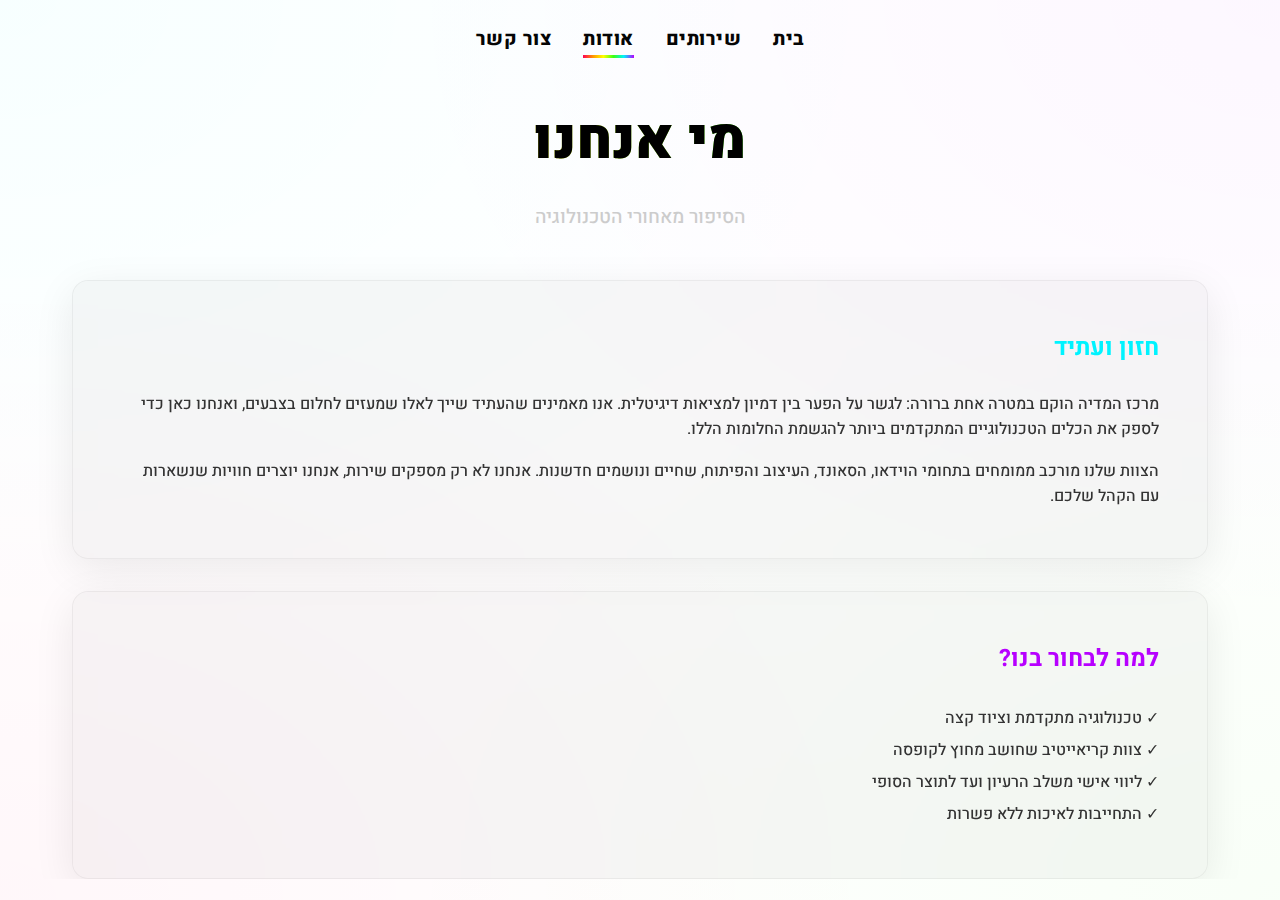
<file: about.html>
<!DOCTYPE html>
<html lang="he" dir="rtl">

<head>
    <meta charset="UTF-8">
    <meta name="viewport" content="width=device-width, initial-scale=1.0">
    <title>אודות - מרכז המדיה</title>
    <link rel="stylesheet" href="css/style.css">
</head>

<body class="light-theme fade-out">

    <!-- Navigation -->
    <nav class="navbar">
        <div class="container nav-container">
            <div class="mobile-toggle">☰</div>
            <ul class="nav-links">
                <li><a href="index.html">בית</a></li>
                <li><a href="services.html">שירותים</a></li>
                <li><a href="about.html" class="active">אודות</a></li>
                <li><a href="contact.html">צור קשר</a></li>
            </ul>
            <a href="index.html" class="logo rainbow-text">המרכז המדיה של ישראל</a>
        </div>
    </nav>

    <div class="page-header">
        <div class="container">
            <h1 class="rainbow-text">מי אנחנו</h1>
            <p>הסיפור מאחורי הטכנולוגיה</p>
        </div>
    </div>

    <section class="container about-content">
        <div class="glass-panel" style="padding: 3rem; margin-bottom: 2rem;">
            <h2 style="margin-bottom: 1.5rem; color: var(--neon-blue);">חזון ועתיד</h2>
            <p class="about-text" style="margin-bottom: 1rem;">
                מרכז המדיה הוקם במטרה אחת ברורה: לגשר על הפער בין דמיון למציאות דיגיטלית. אנו מאמינים שהעתיד שייך לאלו
                שמעזים לחלום בצבעים, ואנחנו כאן כדי לספק את הכלים הטכנולוגיים המתקדמים ביותר להגשמת החלומות הללו.
            </p>
            <p class="about-text">
                הצוות שלנו מורכב ממומחים בתחומי הוידאו, הסאונד, העיצוב והפיתוח, שחיים ונושמים חדשנות. אנחנו לא רק מספקים
                שירות, אנחנו יוצרים חוויות שנשארות עם הקהל שלכם.
            </p>
        </div>

        <div class="glass-panel" style="padding: 3rem;">
            <h2 style="margin-bottom: 1.5rem; color: var(--neon-purple);">למה לבחור בנו?</h2>
            <ul class="about-list" style="line-height: 2;">
                <li>✓ טכנולוגיה מתקדמת וציוד קצה</li>
                <li>✓ צוות קריאייטיב שחושב מחוץ לקופסה</li>
                <li>✓ ליווי אישי משלב הרעיון ועד לתוצר הסופי</li>
                <li>✓ התחייבות לאיכות ללא פשרות</li>
            </ul>
        </div>
    </section>

    <script src="js/main.js"></script>
</body>

</html>
</file>
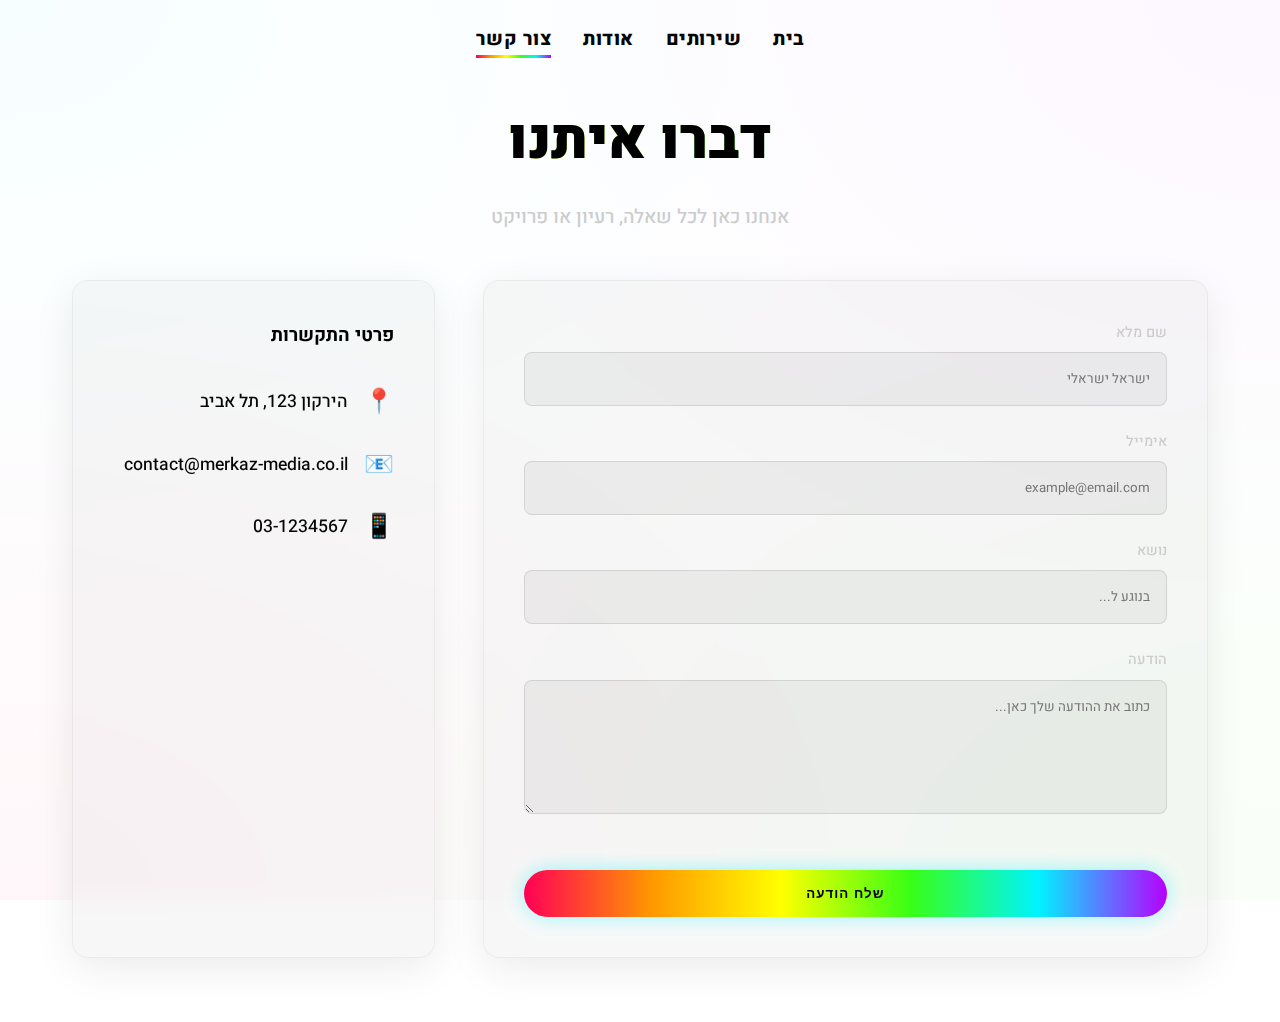
<file: contact.html>
<!DOCTYPE html>
<html lang="he" dir="rtl">

<head>
    <meta charset="UTF-8">
    <meta name="viewport" content="width=device-width, initial-scale=1.0">
    <title>צור קשר - מרכז המדיה</title>
    <link rel="stylesheet" href="css/style.css">
</head>

<body class="light-theme fade-out">

    <!-- Navigation -->
    <nav class="navbar">
        <div class="container nav-container">
            <div class="mobile-toggle">☰</div>
            <ul class="nav-links">
                <li><a href="index.html">בית</a></li>
                <li><a href="services.html">שירותים</a></li>
                <li><a href="about.html">אודות</a></li>
                <li><a href="contact.html" class="active">צור קשר</a></li>
            </ul>
            <a href="index.html" class="logo rainbow-text">המרכז המדיה של ישראל</a>
        </div>
    </nav>

    <div class="page-header">
        <div class="container">
            <h1 class="rainbow-text">דברו איתנו</h1>
            <p>אנחנו כאן לכל שאלה, רעיון או פרויקט</p>
        </div>
    </div>

    <section class="container contact-container">
        <div class="glass-panel contact-form-wrapper">
            <form class="contact-form">
                <div class="form-group">
                    <label>שם מלא</label>
                    <input type="text" placeholder="ישראל ישראלי" required>
                </div>
                <div class="form-group">
                    <label>אימייל</label>
                    <input type="email" placeholder="example@email.com" required>
                </div>
                <div class="form-group">
                    <label>נושא</label>
                    <input type="text" placeholder="בנוגע ל..." required>
                </div>
                <div class="form-group">
                    <label>הודעה</label>
                    <textarea rows="5" placeholder="כתוב את ההודעה שלך כאן..." required></textarea>
                </div>
                <button type="submit" class="btn btn-primary">שלח הודעה</button>
            </form>
        </div>

        <div class="glass-panel contact-info">
            <h3>פרטי התקשרות</h3>
            <div class="info-item">
                <span class="icon">📍</span>
                <p>הירקון 123, תל אביב</p>
            </div>
            <div class="info-item">
                <span class="icon">📧</span>
                <p>contact@merkaz-media.co.il</p>
            </div>
            <div class="info-item">
                <span class="icon">📱</span>
                <p>03-1234567</p>
            </div>

            <div class="social-links" style="margin-top: 2rem;">
                <!-- Social Icons placeholders -->
            </div>
        </div>
    </section>

    <script src="js/main.js"></script>
</body>

</html>
</file>
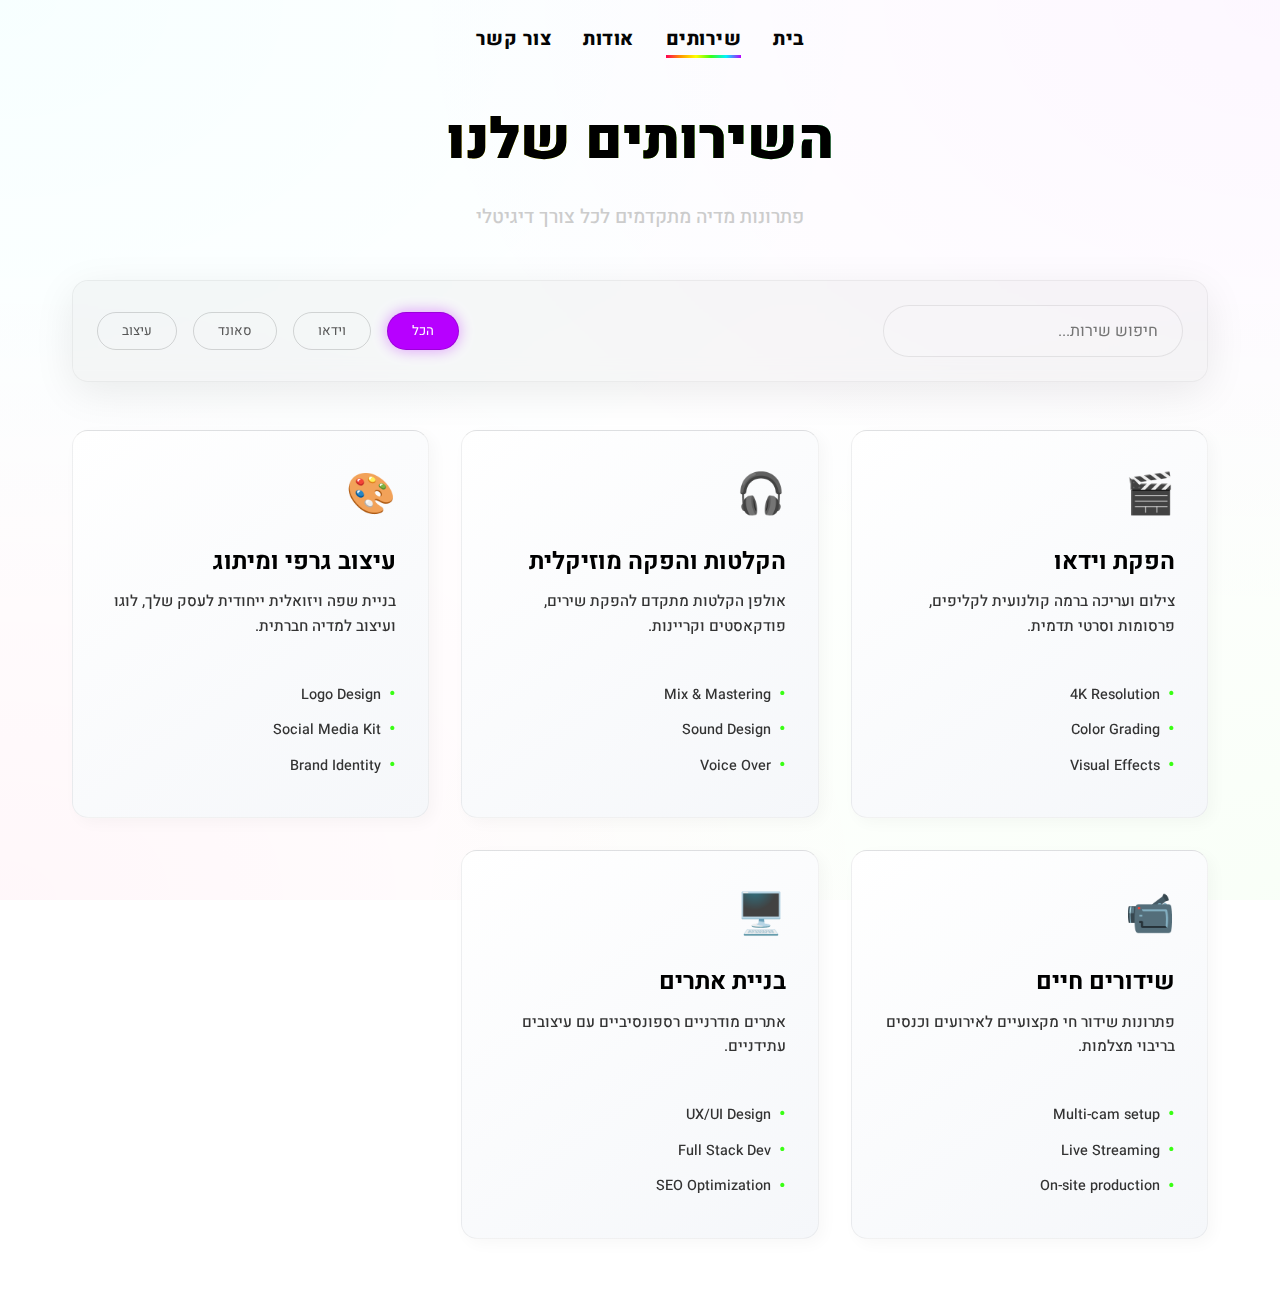
<file: services.html>
<!DOCTYPE html>
<html lang="he" dir="rtl">

<head>
    <meta charset="UTF-8">
    <meta name="viewport" content="width=device-width, initial-scale=1.0">
    <title>שירותים - מרכז המדיה</title>
    <link rel="stylesheet" href="css/style.css">
</head>

<body class="light-theme fade-out">

    <!-- Navigation -->
    <nav class="navbar">
        <div class="container nav-container">
            <div class="mobile-toggle">☰</div>
            <ul class="nav-links">
                <li><a href="index.html">בית</a></li>
                <li><a href="services.html" class="active">שירותים</a></li>
                <li><a href="about.html">אודות</a></li>
                <li><a href="contact.html">צור קשר</a></li>
            </ul>
            <a href="index.html" class="logo rainbow-text">המרכז המדיה של ישראל</a>
        </div>
    </nav>

    <div class="page-header">
        <div class="container">
            <h1 class="rainbow-text">השירותים שלנו</h1>
            <p>פתרונות מדיה מתקדמים לכל צורך דיגיטלי</p>
        </div>
    </div>

    <!-- Filter & Search -->
    <section class="filter-section container">
        <div class="glass-panel filter-container">
            <input type="text" id="serviceSearch" placeholder="חיפוש שירות...">
            <div class="categories">
                <button class="filter-btn active" data-filter="all">הכל</button>
                <button class="filter-btn" data-filter="video">וידאו</button>
                <button class="filter-btn" data-filter="audio">סאונד</button>
                <button class="filter-btn" data-filter="design">עיצוב</button>
            </div>
        </div>
    </section>

    <!-- Services Grid -->
    <section class="services-container container">
        <div class="services-grid" id="servicesGrid">
            <!-- Services will be populated by JS or static HTML -->
            <!-- Example Static service for structure -->
            <article class="service-card glass-panel" data-category="video">
                <div class="service-icon">🎬</div>
                <h3>הפקת וידאו</h3>
                <p>צילום ועריכה ברמה קולנועית לקליפים, פרסומות וסרטי תדמית.</p>
                <ul class="service-details">
                    <li>4K Resolution</li>
                    <li>Color Grading</li>
                    <li>Visual Effects</li>
                </ul>
            </article>

            <article class="service-card glass-panel" data-category="audio">
                <div class="service-icon">🎧</div>
                <h3>הקלטות והפקה מוזיקלית</h3>
                <p>אולפן הקלטות מתקדם להפקת שירים, פודקאסטים וקריינות.</p>
                <ul class="service-details">
                    <li>Mix & Mastering</li>
                    <li>Sound Design</li>
                    <li>Voice Over</li>
                </ul>
            </article>

            <article class="service-card glass-panel" data-category="design">
                <div class="service-icon">🎨</div>
                <h3>עיצוב גרפי ומיתוג</h3>
                <p>בניית שפה ויזואלית ייחודית לעסק שלך, לוגו ועיצוב למדיה חברתית.</p>
                <ul class="service-details">
                    <li>Logo Design</li>
                    <li>Social Media Kit</li>
                    <li>Brand Identity</li>
                </ul>
            </article>

            <article class="service-card glass-panel" data-category="video">
                <div class="service-icon">📹</div>
                <h3>שידורים חיים</h3>
                <p>פתרונות שידור חי מקצועיים לאירועים וכנסים בריבוי מצלמות.</p>
                <ul class="service-details">
                    <li>Multi-cam setup</li>
                    <li>Live Streaming</li>
                    <li>On-site production</li>
                </ul>
            </article>

            <article class="service-card glass-panel" data-category="design">
                <div class="service-icon">🖥️</div>
                <h3>בניית אתרים</h3>
                <p>אתרים מודרניים רספונסיביים עם עיצובים עתידניים.</p>
                <ul class="service-details">
                    <li>UX/UI Design</li>
                    <li>Full Stack Dev</li>
                    <li>SEO Optimization</li>
                </ul>
            </article>
        </div>
    </section>

    <script src="js/main.js"></script>
</body>

</html>
</file>
<file: css/style.css>
@import url('https://fonts.googleapis.com/css2?family=Heebo:wght@300;400;500;700;900&display=swap');

:root {
    /* Base Colors */
    --bg-color: #050505;
    --text-color: #ffffff;
    --glass-bg: rgba(255, 255, 255, 0.05);
    --glass-border: rgba(255, 255, 255, 0.1);

    /* Rainbow/Neon Accents */
    --neon-red: #ff0055;
    --neon-orange: #ff9900;
    --neon-yellow: #ffff00;
    --neon-green: #39ff14;
    --neon-blue: #00f3ff;
    --neon-purple: #b700ff;

    /* Gradients */
    --rainbow-gradient: linear-gradient(90deg, var(--neon-red), var(--neon-orange), var(--neon-yellow), var(--neon-green), var(--neon-blue), var(--neon-purple));

    /* Spacing */
    --container-width: 1200px;
    --spacing-md: 2rem;
}

body.light-theme {
    background: #ffffff;
    /* Premium "Mesh" Gradient */
    background-image:
        radial-gradient(at 0% 0%, rgba(0, 243, 255, 0.03) 0px, transparent 50%),
        radial-gradient(at 100% 0%, rgba(183, 0, 255, 0.03) 0px, transparent 50%),
        radial-gradient(at 100% 100%, rgba(57, 255, 20, 0.03) 0px, transparent 50%),
        radial-gradient(at 0% 100%, rgba(255, 0, 85, 0.03) 0px, transparent 50%);
    background-attachment: fixed;
    /* Parallax-like effect */
    --text-color: #050505;
    --glass-bg: rgba(0, 0, 0, 0.03);
    /* Lighter glass */
    --glass-border: rgba(0, 0, 0, 0.08);
}

/* Base styles for About Page text (Dark Mode Default) */
.about-text,
.about-list {
    color: #ccc;
}

/* Light Theme Overrides */
body.light-theme .nav-links a {
    color: #050505;
}

body.light-theme .contact-form input,
body.light-theme .contact-form textarea {
    color: #050505;
    background: rgba(0, 0, 0, 0.05);
    border-color: rgba(0, 0, 0, 0.1);
}

body.light-theme .service-card p,
body.light-theme .service-details li,
body.light-theme .about-text,
body.light-theme .about-list {
    color: #333;
    /* Dark text for readability */
    font-weight: 500;
}

body.light-theme .glass-panel {
    /* Softer shadow for light mode */
    box-shadow: 0 10px 40px rgba(0, 0, 0, 0.08);
    border: 1px solid rgba(0, 0, 0, 0.05);
    /* Slight border for definition */
}

/* Light Theme: Fix Filter Buttons */
body.light-theme .filter-btn {
    color: #555;
    border-color: rgba(0, 0, 0, 0.15);
}

body.light-theme .filter-btn:hover,
body.light-theme .filter-btn.active {
    color: #fff;
    /* Keeps white text on active/hover */
}

/* Light Theme: Fix Service Cards */
body.light-theme .service-card {
    border-top: 1px solid rgba(0, 0, 0, 0.1);
    background: linear-gradient(145deg, #ffffff, #f5f7fa);
    box-shadow: 5px 5px 15px rgba(0, 0, 0, 0.03);
}

body.light-theme .service-card:hover {
    box-shadow: 0 15px 30px rgba(0, 0, 0, 0.1);
}

/* Light Theme: Stronger Text */
body.light-theme h1,
body.light-theme h2,
body.light-theme h3 {
    color: #000;
    text-shadow: none;
    /* Remove glow if it hurts readability, or keep subtle */
}

/* Ensure Logo text is visible (it has generic rainbow class, but the plain text part "Israel" if any needs checking) */
/* The logo in nav is "המרכז המדיה של ישראל" with rainbow-text class. That uses background-clip so it works on white too. */

* {
    margin: 0;
    padding: 0;
    box-sizing: border-box;
}

html {
    overflow-y: scroll;
    /* Forces scrollbar to appear always, preventing layout jump */
    scrollbar-width: thin;
    /* Firefox */
    scrollbar-color: var(--neon-blue) var(--bg-color);
    /* Firefox */
}

body {
    font-family: 'Heebo', sans-serif;
    font-weight: 500;
    /* Thicker text */

    background-color: var(--bg-color);
    color: var(--text-color);
    direction: rtl;
    /* Hebrew Support */
    overflow-x: hidden;
    line-height: 1.6;
}

/* Custom Scrollbar */
::-webkit-scrollbar {
    width: 12px;
}

::-webkit-scrollbar-track {
    background: var(--bg-color);
}

::-webkit-scrollbar-thumb {
    background: linear-gradient(180deg, var(--neon-red), var(--neon-orange), var(--neon-yellow), var(--neon-green), var(--neon-blue), var(--neon-purple));
    border-radius: 6px;
    border: 3px solid var(--bg-color);
    /* Creates a padding effect */
}

::-webkit-scrollbar-thumb:hover {
    background: linear-gradient(90deg, var(--neon-purple), var(--neon-blue));
}

a {
    text-decoration: none;
    color: inherit;
    transition: 0.3s ease;
}

ul {
    list-style: none;
}

/* Utilities */
.container {
    max-width: var(--container-width);
    margin: 0 auto;
    padding: 0 var(--spacing-md);
}

.rainbow-text {
    background: var(--rainbow-gradient);
    -webkit-background-clip: text;
    background-clip: text;
    color: transparent;
    animation: hue-rotate 5s linear infinite;
}

/* Keyframes */
@keyframes hue-rotate {
    0% {
        filter: hue-rotate(0deg);
    }

    100% {
        filter: hue-rotate(360deg);
    }
}

@keyframes float {

    0%,
    100% {
        transform: translateY(0);
    }

    50% {
        transform: translateY(-20px);
    }
}

@keyframes fadeInUp {
    from {
        opacity: 0;
        transform: translateY(30px);
    }

    to {
        opacity: 1;
        transform: translateY(0);
    }
}

@keyframes slideDown {
    0% {
        transform: translateY(-20px);
        /* Subtle slide instead of full slide */
        opacity: 0;
    }

    100% {
        transform: translateY(0);
        opacity: 1;
    }
}

@keyframes blurFadeIn {
    0% {
        opacity: 0;
        filter: blur(20px);
        transform: scale(0.95);
    }

    100% {
        opacity: 1;
        filter: blur(0);
        transform: scale(1);
    }
}

.fade-in-up {
    opacity: 0;
    animation: fadeInUp 0.8s ease-out forwards;
}

/* Staggered Animation Utilities */
.stagger-1 {
    animation-delay: 100ms;
}

.stagger-2 {
    animation-delay: 200ms;
}

.stagger-3 {
    animation-delay: 300ms;
}

.stagger-4 {
    animation-delay: 400ms;
}

.stagger-5 {
    animation-delay: 500ms;
}

/* Navbar Animation (Homepage Only) - Blur Fade Concept */
.home-page .navbar {
    opacity: 0;
    animation: blurFadeIn 1.2s cubic-bezier(0.23, 1, 0.32, 1) forwards;
    animation-delay: 0.2s;
    /* Slight initial pause */
}

/* Ensure links are visible inside the navbar animation */
.home-page .nav-links li {
    opacity: 1;
    animation: none;
    /* Disable individual link animations */
}

/* Remove Staggered Delays for Home Page to prevent "one by one" effect */
.home-page .nav-links li:nth-child(n) {
    animation-delay: 0s;
}

/* Glassmorphism */
.glass-panel {
    background: var(--glass-bg);
    backdrop-filter: blur(10px);
    -webkit-backdrop-filter: blur(10px);
    border: 1px solid var(--glass-border);
    border-radius: 16px;
    box-shadow: 0 4px 30px rgba(0, 0, 0, 0.5);
}

/* Navigation */
.navbar {
    position: absolute;
    top: 0;
    left: 0;
    width: 100%;
    z-index: 1000;
    padding: 1.5rem 0;
    transition: 0.3s ease;
}

.navbar.scrolled {
    background: rgba(5, 5, 5, 0.8);
    backdrop-filter: blur(10px);
    padding: 1rem 0;
    border-bottom: 1px solid var(--glass-border);
}

.nav-container {
    display: flex;
    justify-content: center;
    /* Centered Menu */
    align-items: center;
    width: 100%;
}

.logo {
    display: none;
    /* Keep logo hidden as requested */
}

.nav-links {
    display: flex;
    gap: 2rem;
}

.nav-links a {
    font-size: 1.2rem;
    font-weight: 800;
    letter-spacing: 0.5px;
    position: relative;
    color: #fff;
    background: none;
    -webkit-background-clip: border-box;
    background-clip: border-box;
    filter: none;
    text-shadow: none;
    transition: 0.3s ease;
}

.nav-links a:hover {
    transform: none;
    filter: none;
    color: #fff;
}

.nav-links a::after {
    content: '';
    position: absolute;
    bottom: -5px;
    left: 0;
    width: 0;
    height: 3px;
    background: var(--rainbow-gradient);
    transition: 0.3s ease;
    display: block;
}

.nav-links a:hover::after,
.nav-links a.active::after {
    width: 100%;
}

.mobile-toggle {
    display: none;
    font-size: 1.5rem;
    cursor: pointer;
}

/* Hero Section */
.hero {
    height: 100vh;
    display: flex;
    align-items: center;
    justify-content: center;
    position: relative;
    overflow: hidden;
}

.hero::before {
    content: '';
    position: absolute;
    width: 600px;
    height: 600px;
    background: radial-gradient(circle, rgba(0, 243, 255, 0.15) 0%, rgba(5, 5, 5, 0) 70%);
    top: 50%;
    left: 50%;
    transform: translate(-50%, -50%);
    z-index: -1;
    filter: blur(50px);
}

.hero-content {
    text-align: center;
    z-index: 1;
    display: flex;
    flex-direction: column;
    align-items: center;
    width: 100%;
    /* Ensure full width availability */
}

.hero-title {
    font-size: 5rem;
    font-weight: 900;
    margin-bottom: 1rem;
    line-height: 1.1;
}

.hero-subtitle {
    font-size: 1.5rem;
    color: #cccccc;
    margin-bottom: 2rem;
    max-width: 600px;
    margin-left: auto;
    margin-right: auto;
}

.btn {
    display: inline-block;
    padding: 1rem 3rem;
    /* Wider button */
    border-radius: 50px;
    font-weight: 700;
    text-transform: uppercase;
    letter-spacing: 1px;
    position: relative;
    overflow: hidden;
    z-index: 1;
    border: none;
    cursor: pointer;
    margin-top: 2rem;
    /* Extra space above button */
}

.btn-primary {
    background: var(--rainbow-gradient);
    color: #000;
    /* Distinct text on bright background */
    font-weight: 800;
    border: none;
    box-shadow: 0 0 20px rgba(0, 243, 255, 0.4);
    transition: 0.3s;
}

.btn-primary:hover {
    transform: scale(1.05);
    box-shadow: 0 0 40px rgba(0, 243, 255, 0.7);
    color: #000;
}

/* Responsive */
@media (max-width: 768px) {
    .nav-links {
        display: none;
        flex-direction: column;
        position: absolute;
        top: 100%;
        left: 0;
        width: 100%;
        background: rgba(5, 5, 5, 0.95);
        /* Dark theme default */
        backdrop-filter: blur(10px);
        padding: 2rem;
        text-align: center;
        border-bottom: 1px solid var(--glass-border);
        box-shadow: 0 10px 30px rgba(0, 0, 0, 0.5);
    }

    /* Mobile Menu Active State */
    .nav-links.active {
        display: flex;
        animation: slideDown 0.3s ease-out forwards;
    }

    .mobile-toggle {
        display: block;
        font-size: 2rem;
        color: var(--text-color);
    }

    /* Light Theme Mobile Menu */
    body.light-theme .nav-links {
        background: rgba(255, 255, 255, 0.95);
        border-bottom: 1px solid rgba(0, 0, 0, 0.1);
        box-shadow: 0 10px 30px rgba(0, 0, 0, 0.1);
    }

    .hero-title {
        font-size: 3rem;
    }

    .hero-logo {
        width: 300px;
    }
}

.hero-logo {
    max-width: 90%;
    width: 750px;
    /* Reduced size from 800px */
    margin-bottom: 2rem;
    /* Reduced from 3rem because we added margin-top to btn */
    filter: drop-shadow(0 0 20px rgba(0, 243, 255, 0.3));
    animation: float 6s ease-in-out infinite, fadeInUp 1s ease-out forwards;
    /* Combined animations */
    opacity: 0;
    /* Start hidden for fadeInUp */
}

/* Page Headers */
.page-header {
    text-align: center;
    padding: 6rem 0 3rem;
}

.page-header h1 {
    font-size: 3.5rem;
    margin-bottom: 1rem;
    font-weight: 900;
}

.page-header p {
    color: #cccccc;
    font-size: 1.2rem;
}

/* Filter Section */
.filter-section {
    margin-bottom: 3rem;
}

.filter-container {
    padding: 1.5rem;
    display: flex;
    flex-wrap: wrap;
    gap: 1.5rem;
    align-items: center;
    justify-content: space-between;
}

#serviceSearch {
    background: rgba(255, 255, 255, 0.05);
    border: 1px solid var(--glass-border);
    padding: 0.8rem 1.5rem;
    border-radius: 50px;
    color: #fff;
    font-size: 1rem;
    width: 300px;
    outline: none;
    font-family: inherit;
}

#serviceSearch:focus {
    border-color: var(--neon-blue);
    box-shadow: 0 0 10px rgba(0, 243, 255, 0.2);
}

.categories {
    display: flex;
    gap: 1rem;
}

.filter-btn {
    background: transparent;
    border: 1px solid var(--glass-border);
    color: #ccc;
    padding: 0.5rem 1.5rem;
    border-radius: 50px;
    cursor: pointer;
    transition: 0.3s;
    font-family: inherit;
}

.filter-btn:hover,
.filter-btn.active {
    background: var(--neon-purple);
    color: #fff;
    border-color: var(--neon-purple);
    box-shadow: 0 0 15px rgba(183, 0, 255, 0.4);
}

/* Services Grid */
.services-grid {
    display: grid;
    grid-template-columns: repeat(auto-fill, minmax(300px, 1fr));
    gap: 2rem;
    padding-bottom: 4rem;
}

.service-card {
    padding: 2rem;
    transition: 0.3s ease;
    border-top: 1px solid rgba(255, 255, 255, 0.05);
    /* Softer approach than full border */
}

.service-card:hover {
    transform: translateY(-10px);
    box-shadow: 0 10px 40px rgba(0, 0, 0, 0.5);
    border-color: var(--neon-blue);
    /* Highlight on hover */
}

.service-icon {
    font-size: 2.5rem;
    margin-bottom: 1rem;
}

.service-card h3 {
    font-size: 1.5rem;
    margin-bottom: 0.5rem;
    color: var(--text-color);
}

.service-card p {
    color: #aaaaaa;
    margin-bottom: 1.5rem;
    font-size: 0.95rem;
}

.service-details {
    border-top: 1px solid rgba(255, 255, 255, 0.1);
    padding-top: 1rem;
}

.service-details li {
    font-size: 0.9rem;
    color: #888;
    margin-bottom: 0.3rem;
    display: flex;
    align-items: center;
}

.service-details li::before {
    content: '•';
    color: var(--neon-green);
    margin-left: 0.5rem;
    font-size: 1.2rem;
}

@media (max-width: 768px) {
    .filter-container {
        flex-direction: column;
        align-items: stretch;
    }

    #serviceSearch {
        width: 100%;
    }

    .categories {
        justify-content: center;
        flex-wrap: wrap;
    }
}

/* Contact Page */
.contact-container {
    display: grid;
    grid-template-columns: 2fr 1fr;
    gap: 3rem;
    padding-bottom: 4rem;
}

.contact-form-wrapper,
.contact-info {
    padding: 2.5rem;
}

.contact-form {
    display: flex;
    flex-direction: column;
    gap: 1.5rem;
}

.form-group {
    display: flex;
    flex-direction: column;
    gap: 0.5rem;
}

.form-group label {
    color: #ccc;
    font-size: 0.9rem;
}

.form-group input,
.form-group textarea {
    width: 100%;
    background: rgba(255, 255, 255, 0.05);
    border: 1px solid var(--glass-border);
    padding: 1rem;
    border-radius: 8px;
    color: #fff;
    font-family: 'Heebo', sans-serif;
    /* Explicit font family */
    outline: none;
    transition: 0.3s;
}

.form-group input:focus,
.form-group textarea:focus {
    border-color: var(--neon-green);
    box-shadow: 0 0 10px rgba(57, 255, 20, 0.2);
}

.contact-info h3 {
    margin-bottom: 2rem;
    color: var(--neon-yellow);
}

.info-item {
    display: flex;
    align-items: center;
    gap: 1rem;
    margin-bottom: 1.5rem;
    font-size: 1.1rem;
}

.info-item .icon {
    font-size: 1.5rem;
}

@media (max-width: 768px) {
    .contact-container {
        grid-template-columns: 1fr;
    }
}

/* Page Transitions */
body {
    opacity: 1;
    transition: opacity 0.5s ease-in-out;
}

body.fade-out {
    opacity: 0;
}
</file>
